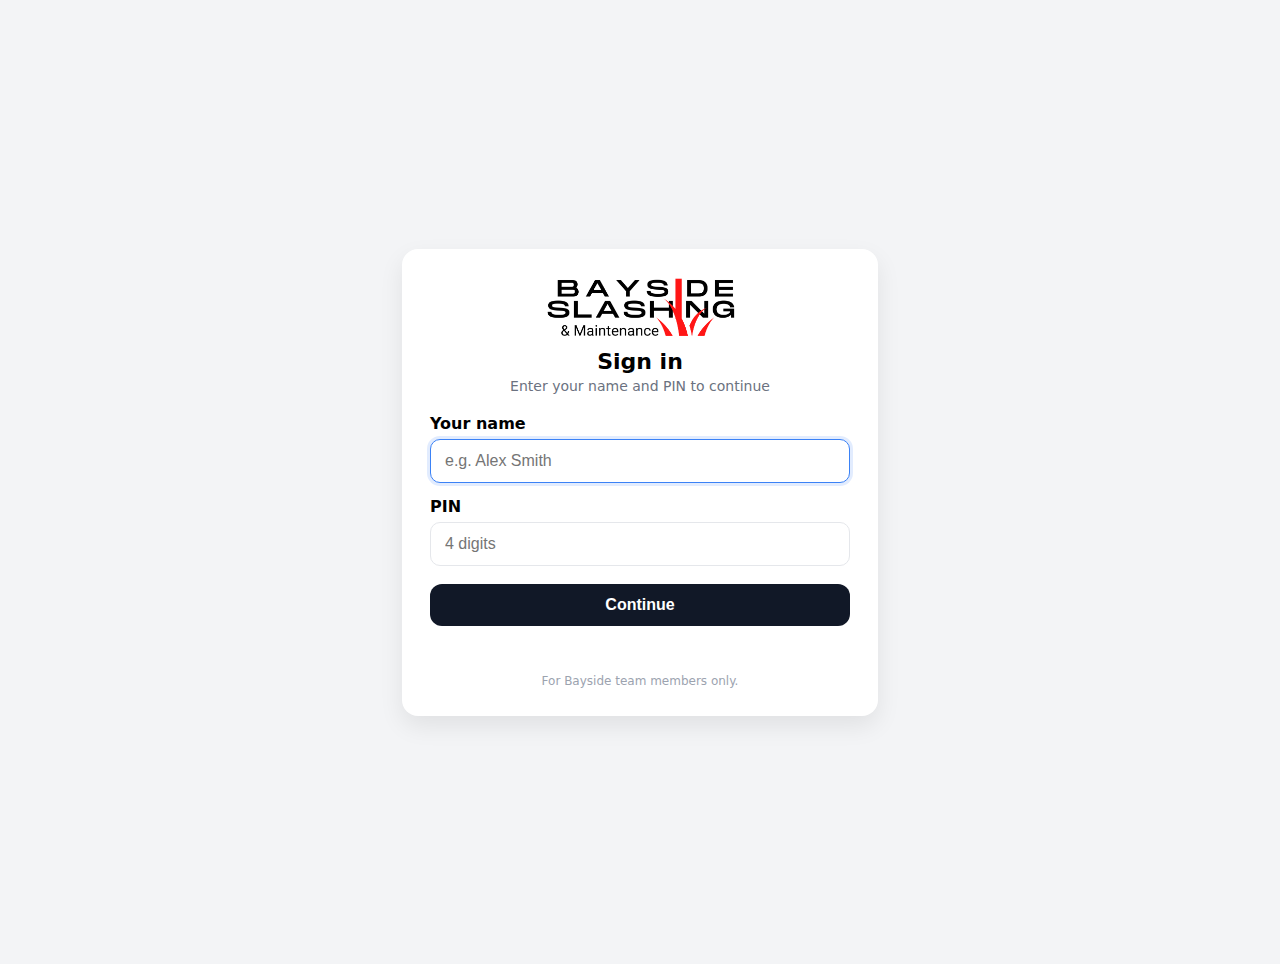
<file: login.html>
<!doctype html>
<html lang="en">
<head>
  <meta charset="utf-8" />
  <meta name="viewport" content="width=device-width, initial-scale=1" />
  <title>Bayside — Sign in</title>
  <link rel="icon" href="logo.png">
  <script src="auth.js"></script>
  <style>
    html,body { height:100%; margin:0; font-family:system-ui,-apple-system,Segoe UI,Roboto,Arial,sans-serif; background:#f3f4f6; }
    .wrap { min-height:100%; display:flex; align-items:center; justify-content:center; padding:32px; }
    .card { width:100%; max-width:420px; background:#fff; border-radius:16px; box-shadow:0 10px 25px rgba(0,0,0,.08); padding:28px; }
    .logo { display:block; margin:0 auto 8px auto; height:64px; object-fit:contain; }
    h1 { text-align:center; margin:8px 0 4px; font-size:22px; }
    p.sub { text-align:center; margin:0 0 20px; color:#6b7280; font-size:14px; }
    label { display:block; font-weight:600; margin:14px 0 6px; }
    input[type="text"], input[type="password"] {
      width:100%; box-sizing:border-box; padding:12px 14px; border:1px solid #e5e7eb; border-radius:10px; font-size:16px; outline:none;
    }
    input:focus { border-color:#3b82f6; box-shadow:0 0 0 3px rgba(59,130,246,.15); }
    .btn { width:100%; margin-top:18px; padding:12px 16px; border:0; border-radius:12px; font-weight:700; font-size:16px; cursor:pointer; background:#111827; color:#fff; }
    .err { margin-top:12px; color:#b91c1c; font-size:14px; min-height:18px; }
    .footer { margin-top:18px; text-align:center; color:#9ca3af; font-size:12px; }
  </style>
</head>
<body>
  <div class="wrap">
    <div class="card">
      <img class="logo" src="logo.png" alt="Bayside Slashing logo">
      <h1>Sign in</h1>
      <p class="sub">Enter your name and PIN to continue</p>

      <form id="loginForm" autocomplete="on">
        <label for="name">Your name</label>
        <input id="name" name="name" type="text" placeholder="e.g. Alex Smith" required autofocus />

        <label for="pin">PIN</label>
        <input id="pin" name="pin" type="password" inputmode="numeric" pattern="[0-9]*" placeholder="4 digits" required />

        <button class="btn" type="submit">Continue</button>
        <div id="err" class="err"></div>
      </form>

      <div class="footer">For Bayside team members only.</div>
    </div>
  </div>

  <script>
    const ADMIN_PIN = "2455";   // unchanged
    const DEFAULT_TTL_HOURS = 12; // keep same session length as before

    const $ = (s) => document.querySelector(s);
    const err = $("#err");
    const form = $("#loginForm");

    form.addEventListener("submit", function (e) {
      e.preventDefault();
      err.textContent = "";

      const name = ($("#name").value || "").trim();
      const pin = ($("#pin").value || "").trim();

      if (!name) { err.textContent = "Please enter your name."; return; }
      if (pin !== ADMIN_PIN) { err.textContent = "Incorrect PIN."; return; }

      if (!window.BaysideAuth) { err.textContent = "Auth script not loaded."; return; }
      window.BaysideAuth.setAuth({ name, ttlHours: DEFAULT_TTL_HOURS });

      const next = window.BaysideAuth.nextUrlAfterLogin("ParksMowing.html");
      window.location.replace(next);
    });

    // If already authed, bounce to the intended page
    document.addEventListener("DOMContentLoaded", () => {
      if (window.BaysideAuth && BaysideAuth.isAuthed()) {
        window.location.replace(BaysideAuth.nextUrlAfterLogin("ParksMowing.html"));
      }
    });
  </script>
</body>
</html>
</file>
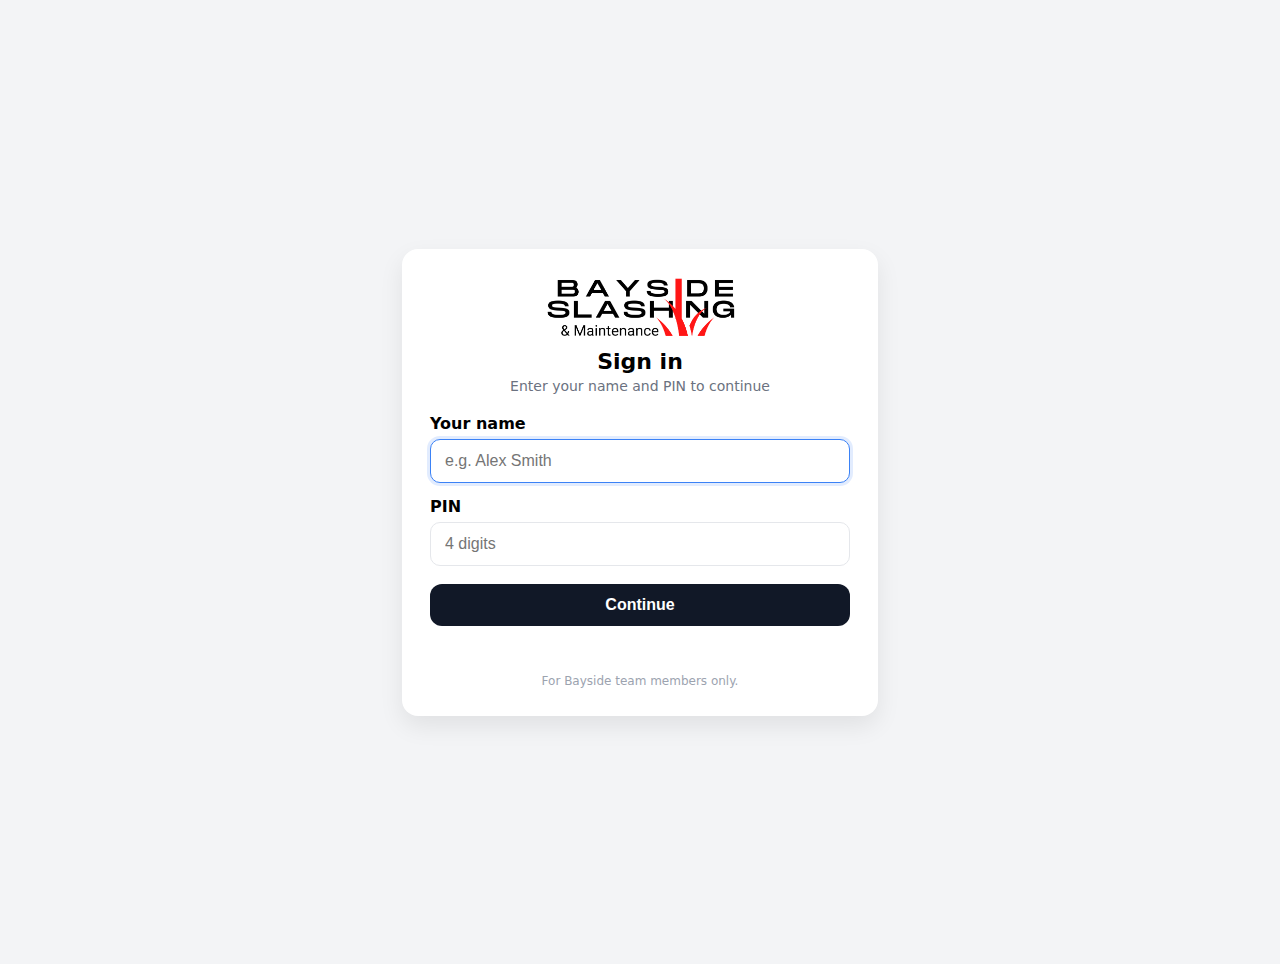
<file: Parks.html>
<script src="auth.js"></script>
    <script>BaysideAuth.enforceGate();</script>
<!doctype html>
<html lang="en">
<head>
  <meta charset="utf-8">
  <title>Moved: Parks → Parks Mowing</title>
  <meta http-equiv="refresh" content="0; url=ParksMowing.html">
  <link rel="canonical" href="ParksMowing.html">
  <script>
    // Preserve querystring and hash if any
    var target = "ParksMowing.html" + window.location.search + window.location.hash;
    window.location.replace(target);
  </script>
</head>
<body>
  <p>If you are not redirected automatically, <a href="ParksMowing.html">click here</a>.</p>
</body>
</html>
</file>
